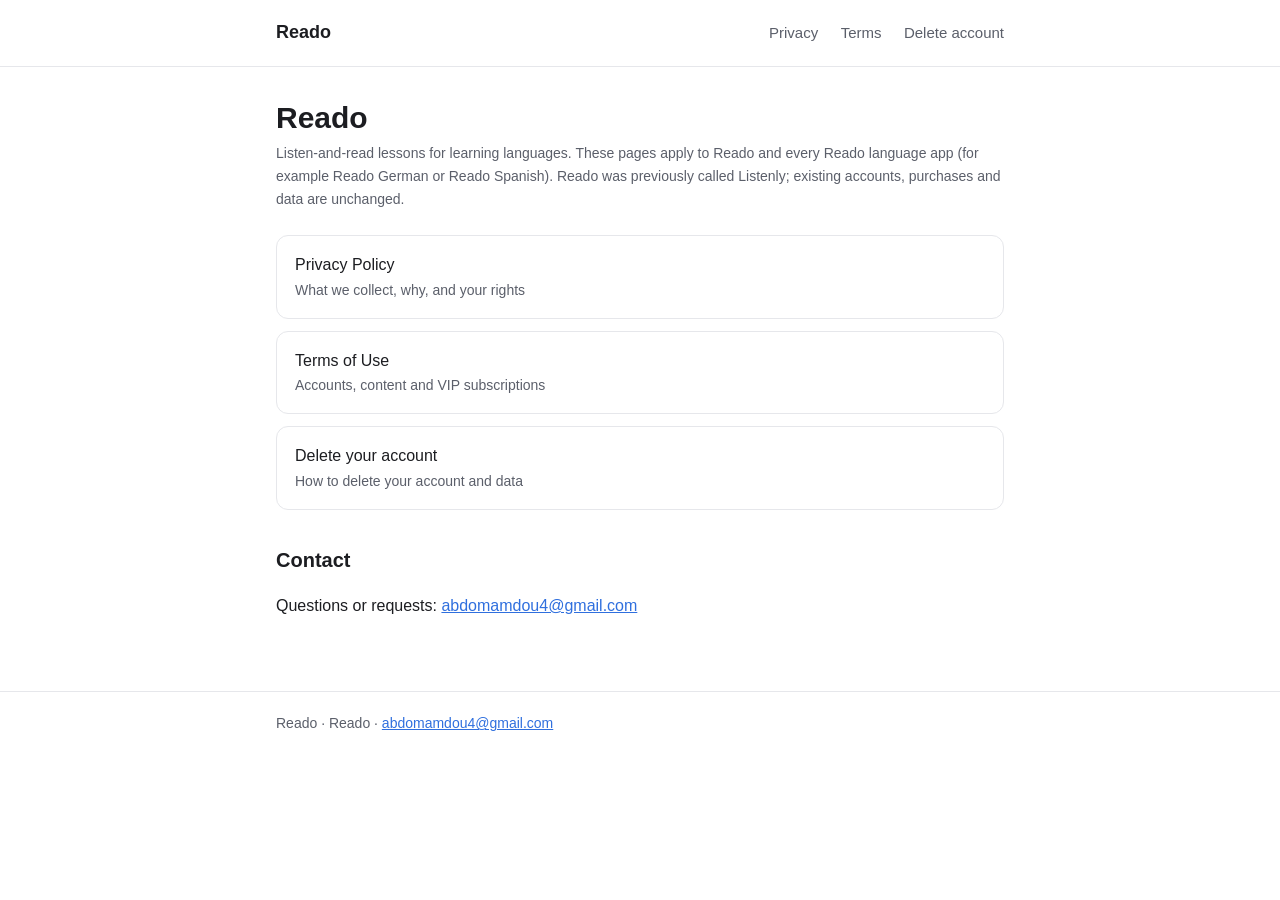
<file: index.html>
<!doctype html>
<html lang="en">
<head>
<meta charset="utf-8">
<meta name="viewport" content="width=device-width, initial-scale=1">
<title>Reado — Legal</title>
<meta name="description" content="Reado — Legal for Reado and every Reado language app.">
<link rel="stylesheet" href="style.css">
</head>
<body>
<header class="site"><div class="wrap">
<a class="brand" href="./">Reado</a>
<nav>
<a href="privacy.html">Privacy</a>
<a href="terms.html">Terms</a>
<a href="delete-account.html">Delete account</a>
</nav>
</div></header>
<main class="wrap">
<h1>Reado</h1>
<p class="meta">Listen-and-read lessons for learning languages. These pages apply to Reado and every Reado language app (for example Reado German or Reado Spanish). Reado was previously called Listenly; existing accounts, purchases and data are unchanged.</p>
<div class="links">
<a href="privacy.html">Privacy Policy<span>What we collect, why, and your rights</span></a>
<a href="terms.html">Terms of Use<span>Accounts, content and VIP subscriptions</span></a>
<a href="delete-account.html">Delete your account<span>How to delete your account and data</span></a>
</div>
<h2>Contact</h2>
<p>Questions or requests: <a href="mailto:abdomamdou4@gmail.com">abdomamdou4@gmail.com</a></p>
</main>
<footer><div class="wrap">Reado · Reado · <a href="mailto:abdomamdou4@gmail.com">abdomamdou4@gmail.com</a></div></footer>
</body>
</html>
</file>
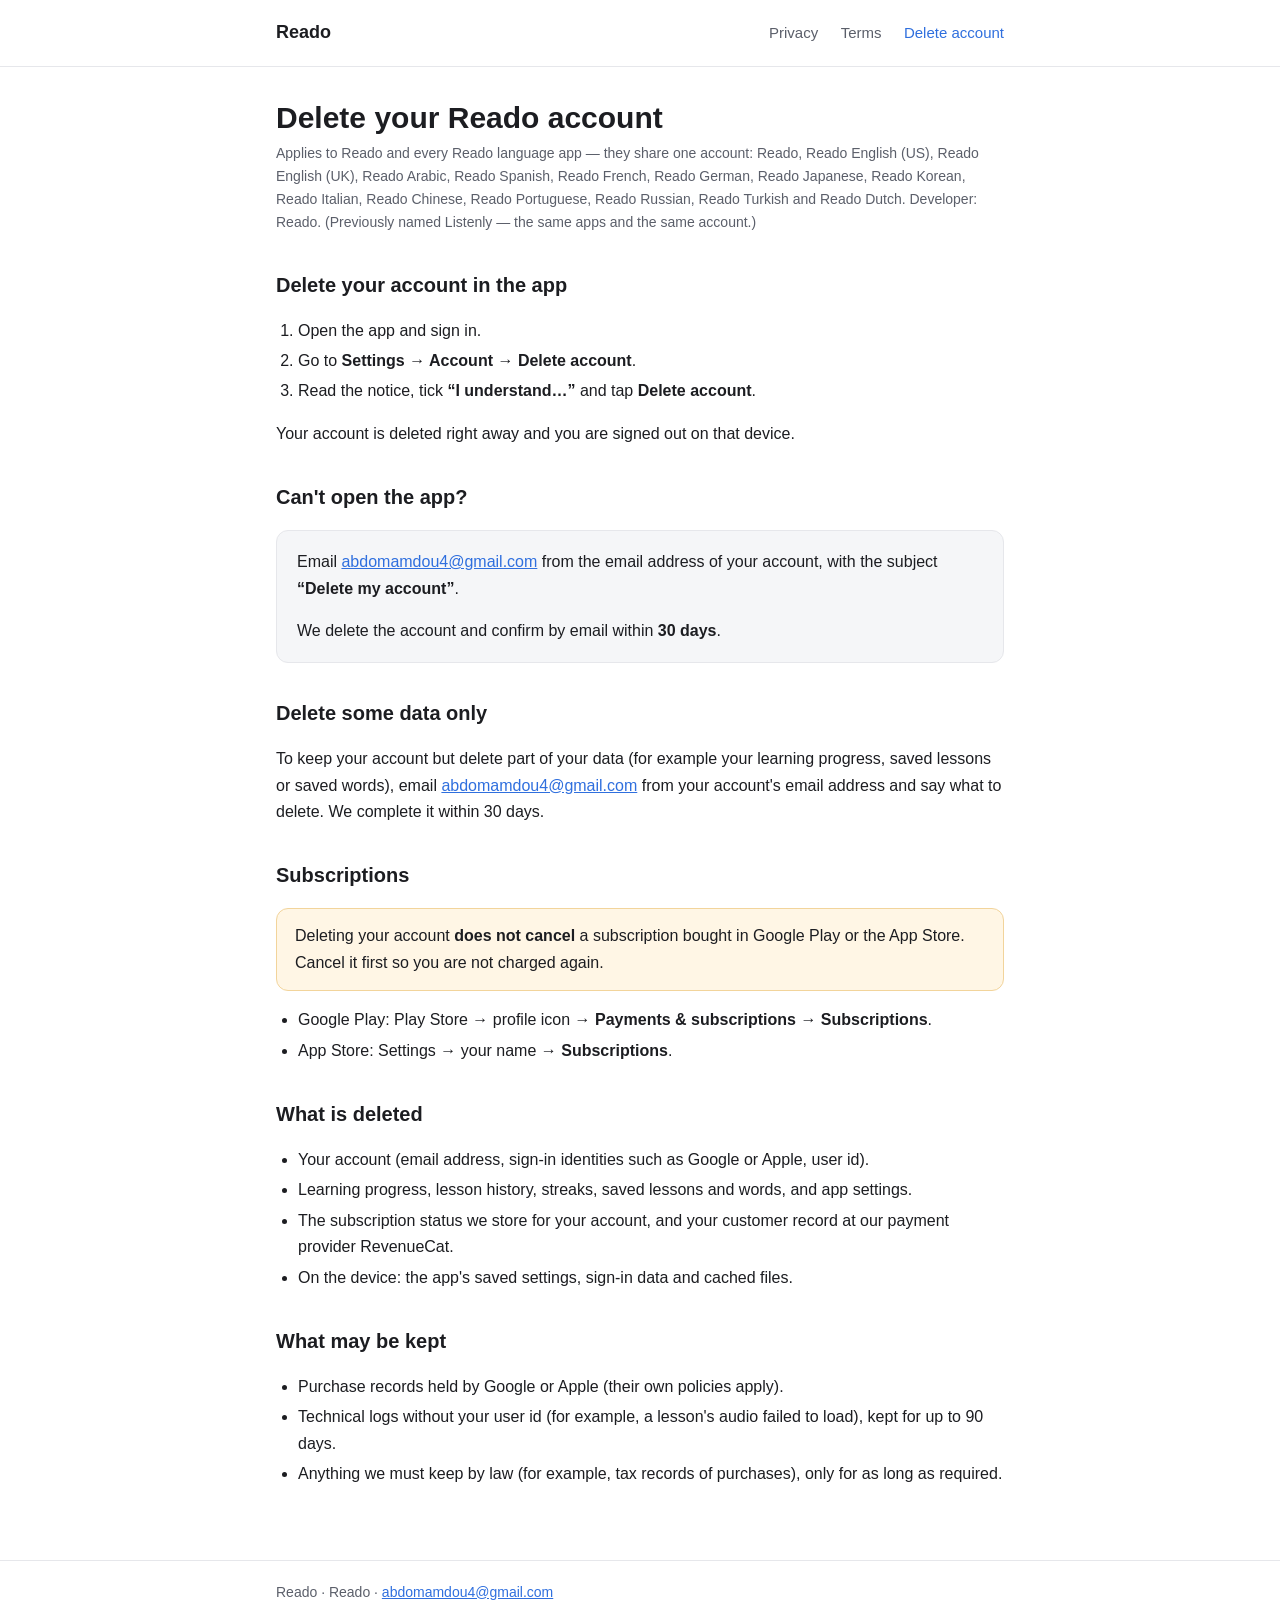
<file: delete-account.html>
<!doctype html>
<html lang="en">
<head>
<meta charset="utf-8">
<meta name="viewport" content="width=device-width, initial-scale=1">
<title>Delete your Reado account</title>
<meta name="description" content="Delete your Reado account for Reado and every Reado language app.">
<link rel="stylesheet" href="style.css">
</head>
<body>
<header class="site"><div class="wrap">
<a class="brand" href="./">Reado</a>
<nav>
<a href="privacy.html">Privacy</a>
<a href="terms.html">Terms</a>
<a href="delete-account.html" aria-current="page">Delete account</a>
</nav>
</div></header>
<main class="wrap">
<h1>Delete your Reado account</h1>
<p class="meta">Applies to Reado and every Reado language app — they share one account: Reado, Reado English (US), Reado English (UK), Reado Arabic, Reado Spanish, Reado French, Reado German, Reado Japanese, Reado Korean, Reado Italian, Reado Chinese, Reado Portuguese, Reado Russian, Reado Turkish and Reado Dutch. Developer: Reado. (Previously named Listenly — the same apps and the same account.)</p>

<h2>Delete your account in the app</h2>
<ol>
<li>Open the app and sign in.</li>
<li>Go to <strong>Settings → Account → Delete account</strong>.</li>
<li>Read the notice, tick <strong>“I understand…”</strong> and tap <strong>Delete account</strong>.</li>
</ol>
<p>Your account is deleted right away and you are signed out on that device.</p>

<h2>Can't open the app?</h2>
<div class="card">
<p style="margin-top:0">Email <a href="mailto:abdomamdou4@gmail.com?subject=Delete%20my%20account">abdomamdou4@gmail.com</a> from the email address of your account, with the subject <strong>“Delete my account”</strong>.</p>
<p style="margin-bottom:0">We delete the account and confirm by email within <strong>30 days</strong>.</p>
</div>

<h2>Delete some data only</h2>
<p>To keep your account but delete part of your data (for example your learning progress, saved lessons or saved words), email <a href="mailto:abdomamdou4@gmail.com?subject=Delete%20some%20of%20my%20data">abdomamdou4@gmail.com</a> from your account's email address and say what to delete. We complete it within 30 days.</p>

<h2>Subscriptions</h2>
<div class="note">Deleting your account <strong>does not cancel</strong> a subscription bought in Google Play or the App Store. Cancel it first so you are not charged again.</div>
<ul>
<li>Google Play: Play Store → profile icon → <strong>Payments &amp; subscriptions → Subscriptions</strong>.</li>
<li>App Store: Settings → your name → <strong>Subscriptions</strong>.</li>
</ul>

<h2>What is deleted</h2>
<ul>
<li>Your account (email address, sign-in identities such as Google or Apple, user id).</li>
<li>Learning progress, lesson history, streaks, saved lessons and words, and app settings.</li>
<li>The subscription status we store for your account, and your customer record at our payment provider RevenueCat.</li>
<li>On the device: the app's saved settings, sign-in data and cached files.</li>
</ul>

<h2>What may be kept</h2>
<ul>
<li>Purchase records held by Google or Apple (their own policies apply).</li>
<li>Technical logs without your user id (for example, a lesson's audio failed to load), kept for up to 90 days.</li>
<li>Anything we must keep by law (for example, tax records of purchases), only for as long as required.</li>
</ul>
</main>
<footer><div class="wrap">Reado · Reado · <a href="mailto:abdomamdou4@gmail.com">abdomamdou4@gmail.com</a></div></footer>
</body>
</html>
</file>
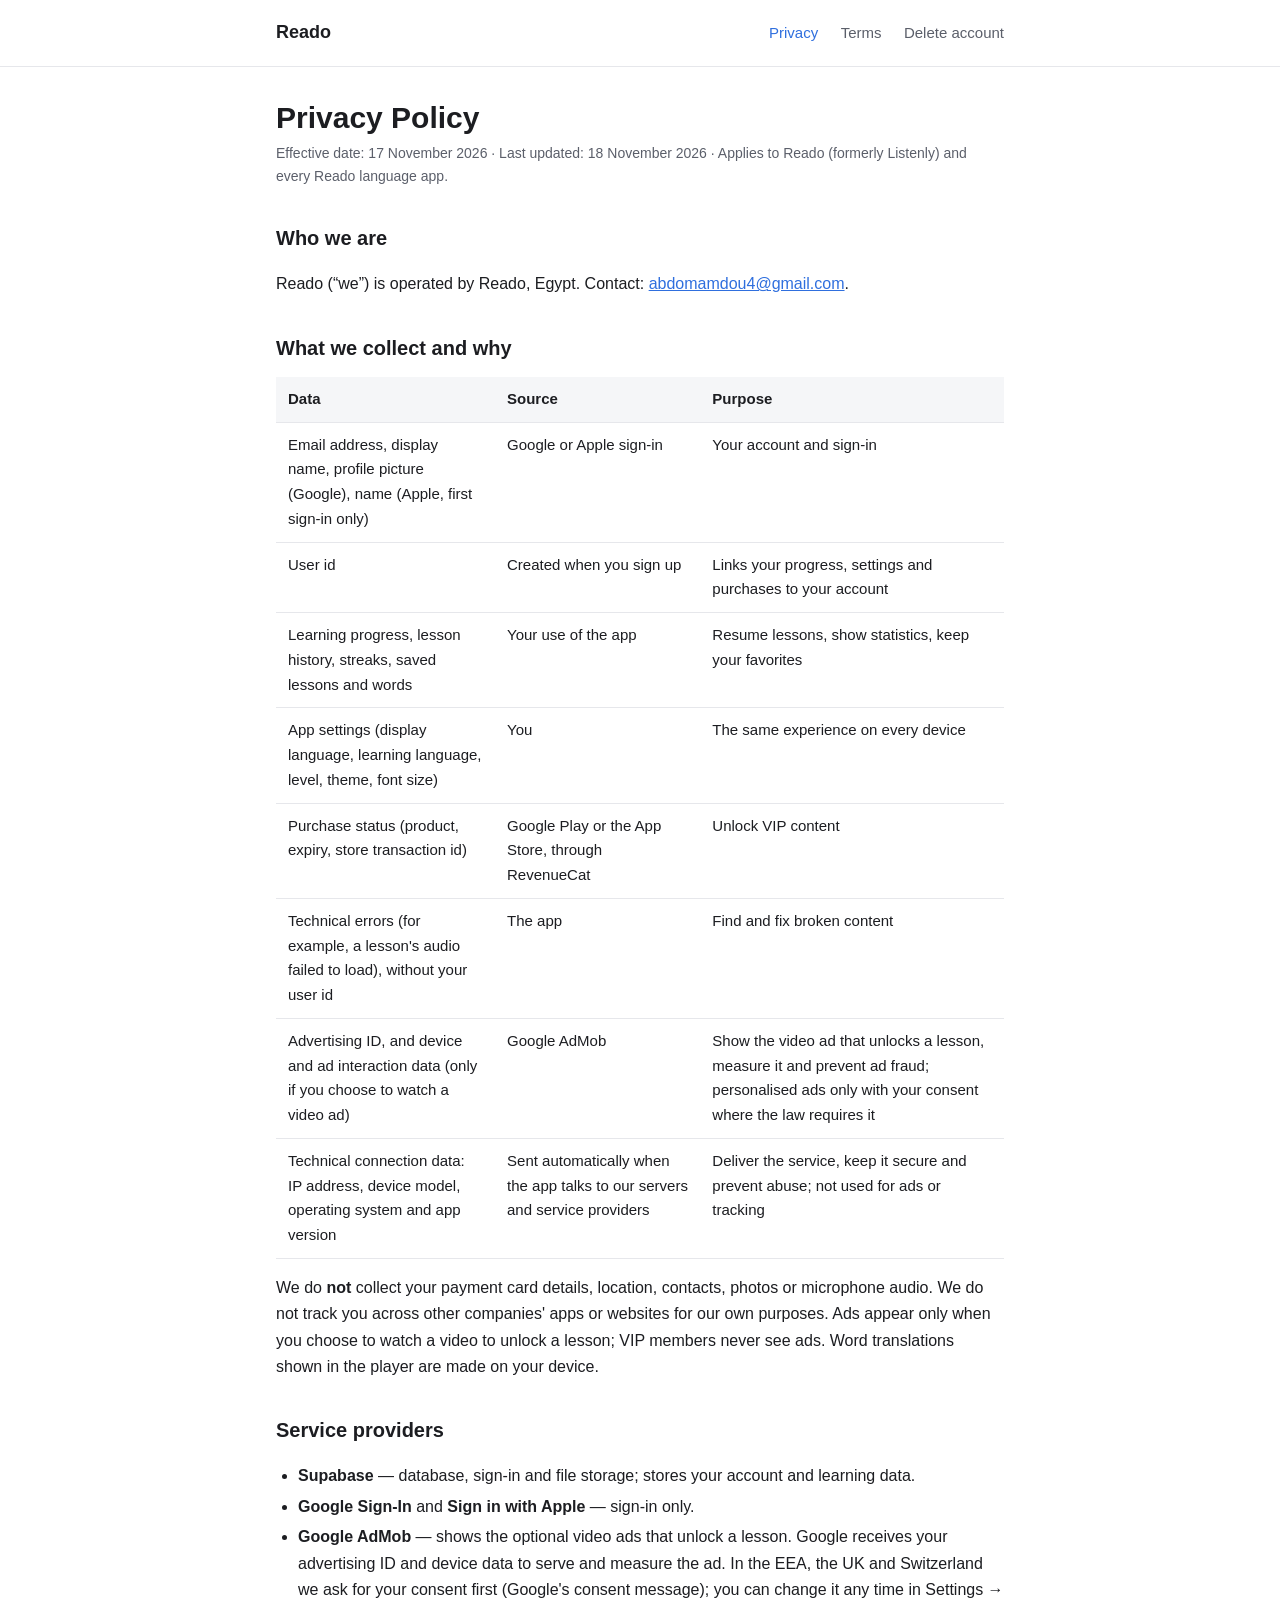
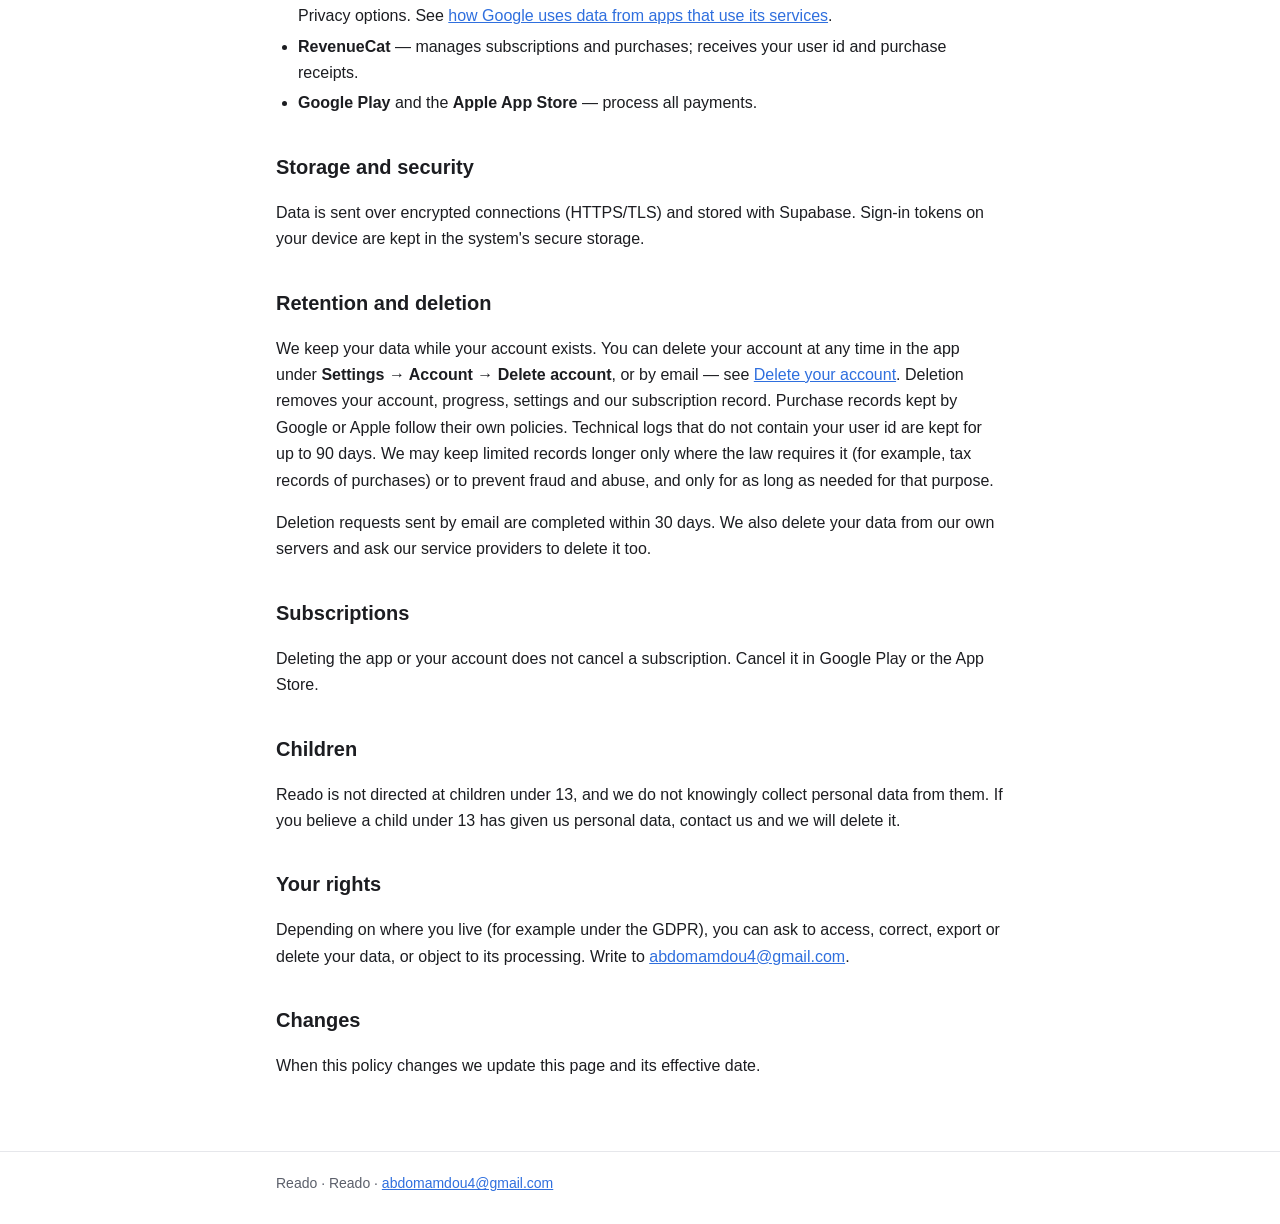
<file: privacy.html>
<!doctype html>
<html lang="en">
<head>
<meta charset="utf-8">
<meta name="viewport" content="width=device-width, initial-scale=1">
<title>Reado Privacy Policy</title>
<meta name="description" content="Reado Privacy Policy for Reado and every Reado language app.">
<link rel="stylesheet" href="style.css">
</head>
<body>
<header class="site"><div class="wrap">
<a class="brand" href="./">Reado</a>
<nav>
<a href="privacy.html" aria-current="page">Privacy</a>
<a href="terms.html">Terms</a>
<a href="delete-account.html">Delete account</a>
</nav>
</div></header>
<main class="wrap">
<h1>Privacy Policy</h1>
<p class="meta">Effective date: 17 November 2026 · Last updated: 18 November 2026 · Applies to Reado (formerly Listenly) and every Reado language app.</p>

<h2>Who we are</h2>
<p>Reado (“we”) is operated by Reado, Egypt. Contact: <a href="mailto:abdomamdou4@gmail.com">abdomamdou4@gmail.com</a>.</p>

<h2>What we collect and why</h2>
<div class="table-scroll"><table>
<tr><th>Data</th><th>Source</th><th>Purpose</th></tr>
<tr><td>Email address, display name, profile picture (Google), name (Apple, first sign-in only)</td><td>Google or Apple sign-in</td><td>Your account and sign-in</td></tr>
<tr><td>User id</td><td>Created when you sign up</td><td>Links your progress, settings and purchases to your account</td></tr>
<tr><td>Learning progress, lesson history, streaks, saved lessons and words</td><td>Your use of the app</td><td>Resume lessons, show statistics, keep your favorites</td></tr>
<tr><td>App settings (display language, learning language, level, theme, font size)</td><td>You</td><td>The same experience on every device</td></tr>
<tr><td>Purchase status (product, expiry, store transaction id)</td><td>Google Play or the App Store, through RevenueCat</td><td>Unlock VIP content</td></tr>
<tr><td>Technical errors (for example, a lesson's audio failed to load), without your user id</td><td>The app</td><td>Find and fix broken content</td></tr>
<tr><td>Advertising ID, and device and ad interaction data (only if you choose to watch a video ad)</td><td>Google AdMob</td><td>Show the video ad that unlocks a lesson, measure it and prevent ad fraud; personalised ads only with your consent where the law requires it</td></tr>
<tr><td>Technical connection data: IP address, device model, operating system and app version</td><td>Sent automatically when the app talks to our servers and service providers</td><td>Deliver the service, keep it secure and prevent abuse; not used for ads or tracking</td></tr>
</table></div>
<p>We do <strong>not</strong> collect your payment card details, location, contacts, photos or microphone audio. We do not track you across other companies' apps or websites for our own purposes. Ads appear only when you choose to watch a video to unlock a lesson; VIP members never see ads. Word translations shown in the player are made on your device.</p>

<h2>Service providers</h2>
<ul>
<li><strong>Supabase</strong> — database, sign-in and file storage; stores your account and learning data.</li>
<li><strong>Google Sign-In</strong> and <strong>Sign in with Apple</strong> — sign-in only.</li>
<li><strong>Google AdMob</strong> — shows the optional video ads that unlock a lesson. Google receives your advertising ID and device data to serve and measure the ad. In the EEA, the UK and Switzerland we ask for your consent first (Google's consent message); you can change it any time in Settings → Privacy options. See <a href="https://policies.google.com/technologies/partner-sites">how Google uses data from apps that use its services</a>.</li>
<li><strong>RevenueCat</strong> — manages subscriptions and purchases; receives your user id and purchase receipts.</li>
<li><strong>Google Play</strong> and the <strong>Apple App Store</strong> — process all payments.</li>
</ul>

<h2>Storage and security</h2>
<p>Data is sent over encrypted connections (HTTPS/TLS) and stored with Supabase. Sign-in tokens on your device are kept in the system's secure storage.</p>

<h2 id="deletion">Retention and deletion</h2>
<p>We keep your data while your account exists. You can delete your account at any time in the app under <strong>Settings → Account → Delete account</strong>, or by email — see <a href="delete-account.html">Delete your account</a>. Deletion removes your account, progress, settings and our subscription record. Purchase records kept by Google or Apple follow their own policies. Technical logs that do not contain your user id are kept for up to 90 days. We may keep limited records longer only where the law requires it (for example, tax records of purchases) or to prevent fraud and abuse, and only for as long as needed for that purpose.</p>
<p>Deletion requests sent by email are completed within 30 days. We also delete your data from our own servers and ask our service providers to delete it too.</p>

<h2>Subscriptions</h2>
<p>Deleting the app or your account does not cancel a subscription. Cancel it in Google Play or the App Store.</p>

<h2>Children</h2>
<p>Reado is not directed at children under 13, and we do not knowingly collect personal data from them. If you believe a child under 13 has given us personal data, contact us and we will delete it.</p>

<h2>Your rights</h2>
<p>Depending on where you live (for example under the GDPR), you can ask to access, correct, export or delete your data, or object to its processing. Write to <a href="mailto:abdomamdou4@gmail.com">abdomamdou4@gmail.com</a>.</p>

<h2>Changes</h2>
<p>When this policy changes we update this page and its effective date.</p>
</main>
<footer><div class="wrap">Reado · Reado · <a href="mailto:abdomamdou4@gmail.com">abdomamdou4@gmail.com</a></div></footer>
</body>
</html>
</file>
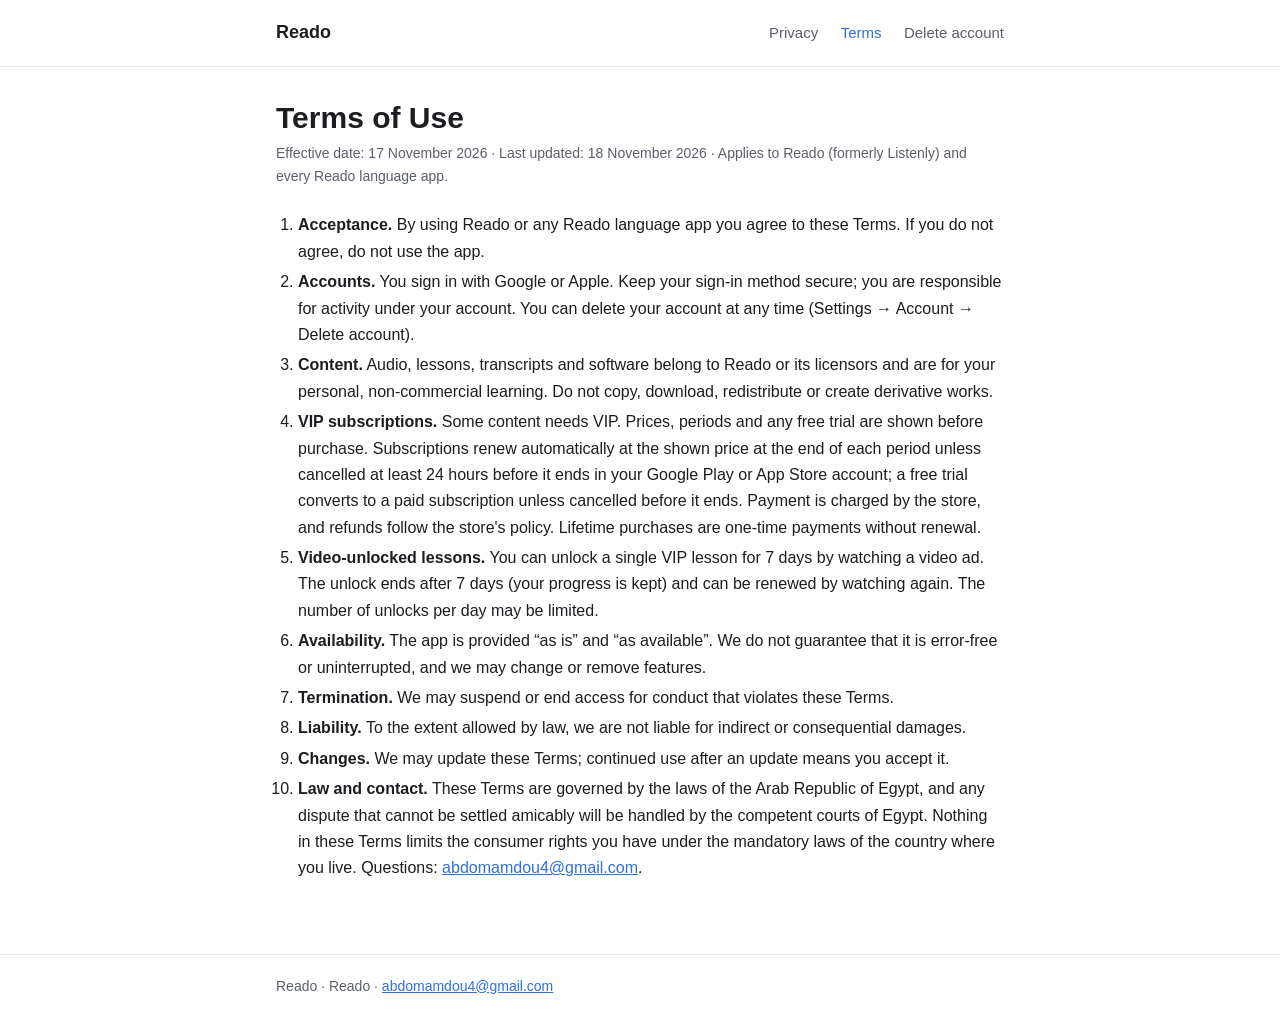
<file: terms.html>
<!doctype html>
<html lang="en">
<head>
<meta charset="utf-8">
<meta name="viewport" content="width=device-width, initial-scale=1">
<title>Reado Terms of Use</title>
<meta name="description" content="Reado Terms of Use for Reado and every Reado language app.">
<link rel="stylesheet" href="style.css">
</head>
<body>
<header class="site"><div class="wrap">
<a class="brand" href="./">Reado</a>
<nav>
<a href="privacy.html">Privacy</a>
<a href="terms.html" aria-current="page">Terms</a>
<a href="delete-account.html">Delete account</a>
</nav>
</div></header>
<main class="wrap">
<h1>Terms of Use</h1>
<p class="meta">Effective date: 17 November 2026 · Last updated: 18 November 2026 · Applies to Reado (formerly Listenly) and every Reado language app.</p>
<ol>
<li><strong>Acceptance.</strong> By using Reado or any Reado language app you agree to these Terms. If you do not agree, do not use the app.</li>
<li><strong>Accounts.</strong> You sign in with Google or Apple. Keep your sign-in method secure; you are responsible for activity under your account. You can delete your account at any time (Settings → Account → Delete account).</li>
<li><strong>Content.</strong> Audio, lessons, transcripts and software belong to Reado or its licensors and are for your personal, non-commercial learning. Do not copy, download, redistribute or create derivative works.</li>
<li><strong>VIP subscriptions.</strong> Some content needs VIP. Prices, periods and any free trial are shown before purchase. Subscriptions renew automatically at the shown price at the end of each period unless cancelled at least 24 hours before it ends in your Google Play or App Store account; a free trial converts to a paid subscription unless cancelled before it ends. Payment is charged by the store, and refunds follow the store's policy. Lifetime purchases are one-time payments without renewal.</li>
<li><strong>Video-unlocked lessons.</strong> You can unlock a single VIP lesson for 7 days by watching a video ad. The unlock ends after 7 days (your progress is kept) and can be renewed by watching again. The number of unlocks per day may be limited.</li>
<li><strong>Availability.</strong> The app is provided “as is” and “as available”. We do not guarantee that it is error-free or uninterrupted, and we may change or remove features.</li>
<li><strong>Termination.</strong> We may suspend or end access for conduct that violates these Terms.</li>
<li><strong>Liability.</strong> To the extent allowed by law, we are not liable for indirect or consequential damages.</li>
<li><strong>Changes.</strong> We may update these Terms; continued use after an update means you accept it.</li>
<li><strong>Law and contact.</strong> These Terms are governed by the laws of the Arab Republic of Egypt, and any dispute that cannot be settled amicably will be handled by the competent courts of Egypt. Nothing in these Terms limits the consumer rights you have under the mandatory laws of the country where you live. Questions: <a href="mailto:abdomamdou4@gmail.com">abdomamdou4@gmail.com</a>.</li>
</ol>
</main>
<footer><div class="wrap">Reado · Reado · <a href="mailto:abdomamdou4@gmail.com">abdomamdou4@gmail.com</a></div></footer>
</body>
</html>
</file>
<file: style.css>
:root {
  --bg: #ffffff;
  --text: #1c1d21;
  --muted: #5b5f6a;
  --line: #e6e7eb;
  --soft: #f5f6f8;
  --accent: #2f6fde;
  --warn-bg: #fff6e5;
  --warn-line: #f2d49b;
}
@media (prefers-color-scheme: dark) {
  :root {
    --bg: #111214;
    --text: #ececef;
    --muted: #a3a6ae;
    --line: #2a2c31;
    --soft: #1a1b1f;
    --accent: #7aa7ff;
    --warn-bg: #2a2213;
    --warn-line: #5a4720;
  }
}
* { box-sizing: border-box; }
html { -webkit-text-size-adjust: 100%; }
body {
  margin: 0;
  background: var(--bg);
  color: var(--text);
  font: 16px/1.65 -apple-system, BlinkMacSystemFont, "Segoe UI", Roboto, "Helvetica Neue", Arial, sans-serif;
}
header.site {
  border-bottom: 1px solid var(--line);
}
header.site .wrap {
  display: flex;
  align-items: center;
  justify-content: space-between;
  gap: 16px;
  flex-wrap: wrap;
  padding-top: 18px;
  padding-bottom: 18px;
}
.brand { font-weight: 700; font-size: 18px; color: var(--text); text-decoration: none; }
nav a { color: var(--muted); text-decoration: none; margin-left: 18px; font-size: 15px; }
nav a:first-child { margin-left: 0; }
nav a[aria-current="page"], nav a:hover { color: var(--accent); }
.wrap { max-width: 760px; margin: 0 auto; padding-left: 16px; padding-right: 16px; }
main { padding-top: 32px; padding-bottom: 56px; }
h1 { font-size: 30px; line-height: 1.25; margin: 0 0 6px; }
h2 { font-size: 20px; margin: 34px 0 10px; }
.meta { color: var(--muted); font-size: 14px; margin: 0 0 24px; }
a { color: var(--accent); }
ul, ol { padding-left: 22px; }
li { margin: 4px 0; }
.table-scroll { overflow-x: auto; margin: 12px 0; }
table { border-collapse: collapse; width: 100%; font-size: 15px; }
th, td { text-align: left; vertical-align: top; padding: 10px 12px; border-bottom: 1px solid var(--line); }
th { background: var(--soft); font-weight: 600; }
.card {
  background: var(--soft);
  border: 1px solid var(--line);
  border-radius: 12px;
  padding: 18px 20px;
  margin: 16px 0;
}
.note {
  background: var(--warn-bg);
  border: 1px solid var(--warn-line);
  border-radius: 12px;
  padding: 14px 18px;
  margin: 16px 0;
}
.links { display: grid; gap: 12px; margin-top: 24px; }
.links a {
  display: block;
  padding: 16px 18px;
  border: 1px solid var(--line);
  border-radius: 12px;
  text-decoration: none;
  color: var(--text);
}
.links a:hover { border-color: var(--accent); }
.links span { display: block; color: var(--muted); font-size: 14px; }
footer { border-top: 1px solid var(--line); color: var(--muted); font-size: 14px; }
footer .wrap { padding-top: 20px; padding-bottom: 28px; }
</file>
